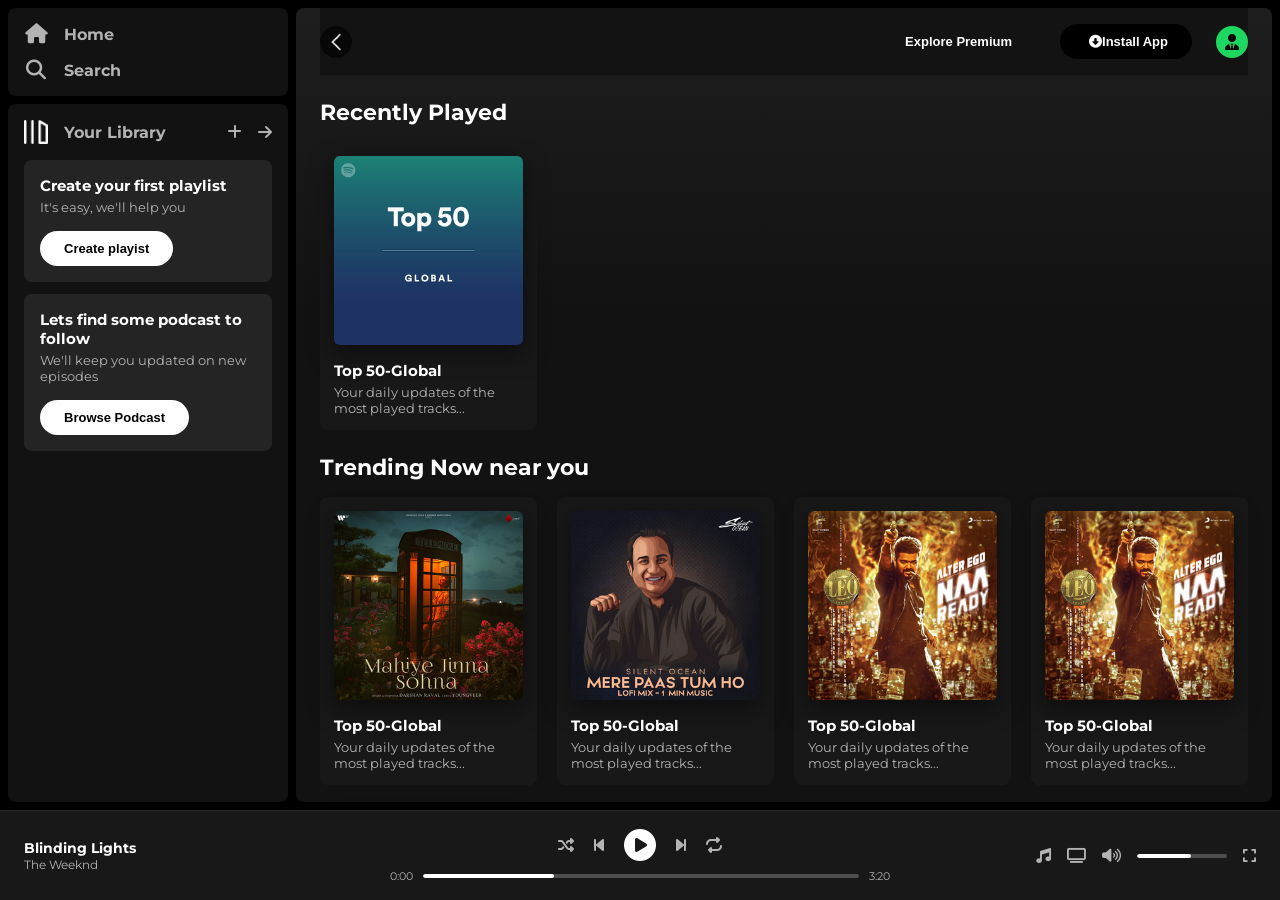
<file: index.html>
<!DOCTYPE html>
<html lang="en">
<head>
    <meta charset="UTF-8">
    <meta name="viewport" content="width=device-width, initial-scale=1.0">
    <link rel="stylesheet" href="https://cdnjs.cloudflare.com/ajax/libs/font-awesome/6.7.2/css/all.min.css"/>
    <link rel="icon" href="./asset/logo.png"/>

    <title>RthythmX -Web Player-music for everyone</title>
    <link rel="stylesheet" href="project1.css"/>
    <link rel="preconnect" href="https://fonts.googleapis.com">
    <link rel="preconnect" href="https://fonts.gstatic.com" crossorigin>
    <link rel="stylesheet" href="https://fonts.googleapis.com/css2?family=Montserrat:ital,wght@0,100..900;1,100..900&display=swap">
</head>
<body>
    <div class="main">
    <div class="sidebar">
       <div class="nav">
        <div class="nav-option">
            <i class="fa-solid fa-house"></i> 
            <a href="#">Home</a>
        </div>
    
            <div class="nav-option">
                <i class="fa-solid fa-magnifying-glass"></i>
                <a href="#">Search</a> 
            </div>
       </div>
       <div class="library">
        <div class="options">
            <div class="lib-option nav-option">
                <img src="./asset/library_icon.png"/>
                <a href="#">Your Library </a>
            </div>
            <div class="icons">
                <i class="fa-solid fa-plus"></i>
                <i class="fa-solid fa-arrow-right"></i>
            </div>
        </div>
     <div class="lib-box">
            <div class="box">
            <p class="box-p1">Create your first playlist</p>
            <p class="box-p2">It's easy, we'll help you</p>
            <button class="badge">Create playist</button>
        </div>
        <div class="box">
            <p class="box-p1">Lets find some podcast to follow</p>
            <p class="box-p2">We'll keep you updated on new episodes</p>
            <button class="badge">Browse Podcast</button>
         </div>
      </div>
    </div>
</div>
  <div class="main_content">
       <div class="sticky-nav">
           <div class="sticky-nav-icons">
            <img src="./asset/backward_icon.png">
             <img src="./asset/forward_icon.png" class="hide">
        </div>
       <div class="sticky-nav-options">
         <button class="badge nav-item">Explore Premium</button>
         <button class="badge nav-item dark-badge"><i class="fa-solid fa-circle-down" style="margin-left : 5px"></i>Install App</button>
         <i class="fa-solid fa-user-tie"></i>
        </div>
    </div>   
    
   
      <h2>Recently Played</h2>
      <div class="cards-container">
       <div class="card">
         <img src="./asset/card1img.jpeg" class="card-img">
         <p class="card-title">Top 50-Global</p>
         <p class="card-info">Your daily updates of the most played tracks...</p>
       </div>
   </div>


    <h2>Trending Now near you</h2>
      <div class="cards-container">
        <div class="card">
         <img src="./asset/card2img.jpeg" class="card-img">
         <p class="card-title">Top 50-Global</p>
         <p class="card-info">Your daily updates of the most played tracks...</p>
      </div>
       <div class="card">
          <img src="./asset/card3img.jpeg" class="card-img">
          <p class="card-title">Top 50-Global</p>
          <p class="card-info">Your daily updates of the most played tracks...</p>
       </div>
        <div class="card">
          <img src="./asset/card4img.jpeg" class="card-img">
          <p class="card-title">Top 50-Global</p>
          <p class="card-info">Your daily updates of the most played tracks...</p>
        </div>
        <div class="card">
            <img src="./asset/card4img.jpeg" class="card-img">
            <p class="card-title">Top 50-Global</p>
            <p class="card-info">Your daily updates of the most played tracks...</p>
         </div>
         <div class="card">
         <img src="./asset/card3img.jpeg" class="card-img">
            <p class="card-title">Top 50-Global</p>
            <p class="card-info">Your daily updates of the most played tracks...</p>
        </div>
    </div>
     <h2>Featured Charts</h2>
       <div class="cards-container">
        <div class="card">
          <img src="./asset/card5img.jpeg" class="card-img">
          <p class="card-title">Top 50-Global</p>
          <p class="card-info">Your daily updates of the most played tracks...</p>
        </div>
        <div class="card">
            <img src="./asset/card6img.jpeg" class="card-img">
            <p class="card-title">Top Sings India</p>
            <p class="card-info">Your daily updates of the most played tracks...</p>
         </div>
         <div class="card">
            <img src="./asset/card1img.jpeg" class="card-img">
            <p class="card-title">Top 10 hollywood rapp</p>
            <p class="card-info">Your daily updates of the most played tracks...</p>
         </div>  
         <div class="card">
            <img src="./asset/card1img.jpeg" class="card-img">
            <p class="card-title">Top 50 Punjabi Songs</p>
            <p class="card-info">Your daily updates of the most played tracks...</p>
         </div>  

   </div>
        <div class="footer">
            <div class="line"></div>
        </div>
  </div>

      <div class="music-player">
  <div class="album">
    <p class="song-name">Blinding Lights</p>
    <p class="singer-name">The Weeknd</p>
  </div>

  <div class="player">
    <div class="player-icons">
      <i class="fa-solid fa-shuffle"></i>
      <i class="fa-solid fa-backward-step"></i>
      <i class="fa-solid fa-circle-play play-btn" id="play-btn" onclick="togglePlay()"></i>
      <i class="fa-solid fa-forward-step"></i>
      <i class="fa-solid fa-repeat"></i>
    </div>
    <div class="progress-bar">
      <span class="time">0:00</span>
      <div class="seekbar">
        <div class="seek-fill"></div>
      </div>
      <span class="time">3:20</span>
    </div>
  </div>

  <div class="controls">
    <i class="fa-solid fa-music"></i>
    <i class="fa-solid fa-tv"></i>
    <i class="fa-solid fa-volume-high"></i>
    <div class="volume-bar">
      <div class="volume-fill"></div>
    </div>
    <i class="fa-solid fa-expand"></i>
  </div>
</div>

<script>
  function togglePlay() {
    const icon = document.getElementById("play-btn");
    icon.classList.toggle("fa-circle-play");
    icon.classList.toggle("fa-circle-pause");
  }
</script>

    </div>
</body>
</html>
</file>
<file: project1.css>
* {
  margin: 0;
  padding: 0;
  box-sizing: border-box;
}

html, body {
  height: 100%;
  font-family: 'Montserrat', sans-serif;
  background-color: #000;
  color: #fff;
}

a {
  text-decoration: none;
  color: inherit;
}

.hide {
  display: none;
}


.main {
  display: flex;
  height: calc(100vh - 90px);
  gap: 8px;
  padding: 8px;
}

/* =========================
SIDEBAR
========================= */
.sidebar {
  width: 280px;
  display: flex;
  flex-direction: column;
  gap: 8px;
  flex-shrink: 0;
}

.nav {
  background-color: #121212;
  border-radius: 8px;
  padding: 16px;
  display: flex;
  flex-direction: column;
  gap: 16px;
}

.nav-option {
  display: flex;
  align-items: center;
  gap: 16px;
  font-size: 16px;
  font-weight: 700;
  color: #b3b3b3;
  cursor: pointer;
  transition: color 0.2s ease;
}

.nav-option:hover {
  color: #fff;
}

.nav-option i {
  font-size: 20px;
  width: 24px;
  text-align: center;
}

.library {
  background-color: #121212;
  border-radius: 8px;
  padding: 16px;
  flex: 1;
  display: flex;
  flex-direction: column;
  gap: 16px;
  overflow-y: auto;
}

.options {
  display: flex;
  align-items: center;
  justify-content: space-between;
}

.lib-option img {
  width: 24px;
  height: 24px;
}

.icons {
  display: flex;
  align-items: center;
  gap: 16px;
  color: #b3b3b3;
}

.icons i {
  cursor: pointer;
  transition: color 0.2s ease;
}

.icons i:hover {
  color: #fff;
}

.lib-box {
  display: flex;
  flex-direction: column;
  gap: 12px;
}

.box {
  background-color: #242424;
  border-radius: 8px;
  padding: 16px;
}

.box-p1 {
  font-weight: 700;
  font-size: 15px;
  margin-bottom: 4px;
}

.box-p2 {
  font-size: 13px;
  color: #b3b3b3;
  margin-bottom: 16px;
}

/* =========================
BADGES / BUTTONS
========================= */
.badge {
  background-color: #fff;
  color: #000;
  border: none;
  border-radius: 500px;
  padding: 10px 24px;
  font-weight: 700;
  font-size: 13px;
  cursor: pointer;
  transition: transform 0.15s ease, background-color 0.15s ease;
}

.badge:hover {
  transform: scale(1.04);
  background-color: #f0f0f0;
}

/* =========================
MAIN CONTENT
========================= */
.main_content {
  flex: 1;
  background: linear-gradient(180deg, #1e1e1e 0%, #121212 300px);
  border-radius: 8px;
  overflow-y: auto;
  padding: 0 24px;
}

.main_content h2 {
  margin: 24px 0 16px 0;
  font-size: 22px;
  font-weight: 700;
}

/* =========================
STICKY NAV
========================= */
.sticky-nav {
  position: sticky;
  top: 0;
  display: flex;
  align-items: center;
  justify-content: space-between;
  padding: 16px 0;
  background-color: rgba(18, 18, 18, 0.85);
  backdrop-filter: blur(6px);
  z-index: 10;
}

.sticky-nav-icons {
  display: flex;
  align-items: center;
  gap: 16px;
}

.sticky-nav-icons img {
  width: 32px;
  height: 32px;
  background-color: rgba(0, 0, 0, 0.6);
  border-radius: 50%;
  padding: 6px;
  cursor: pointer;
}

.sticky-nav-options {
  display: flex;
  align-items: center;
  gap: 24px;
}

.nav-item {
  background: transparent;
  color: #fff;
  font-weight: 700;
}

.nav-item:hover {
  background: transparent;
  transform: scale(1.04);
  color: #fff;
}

.dark-badge {
  background-color: #000;
  color: #fff;
  display: flex;
  align-items: center;
}

.dark-badge:hover {
  background-color: #000;
  color: #fff;
}

.sticky-nav-options i.fa-user-tie {
  background-color: #1ed760;
  color: #000;
  width: 32px;
  height: 32px;
  border-radius: 50%;
  display: flex;
  align-items: center;
  justify-content: center;
  cursor: pointer;
}

/* =========================
CARDS
========================= */
.cards-container {
  display: grid;
  grid-template-columns: repeat(auto-fill, minmax(180px, 1fr));
  gap: 20px;
  margin-bottom: 16px;
}

.card {
  background-color: #181818;
  border-radius: 8px;
  padding: 14px;
  cursor: pointer;
  transition: background-color 0.3s ease;
}

.card:hover {
  background-color: #282828;
}

.card-img {
  width: 100%;
  aspect-ratio: 1 / 1;
  object-fit: cover;
  border-radius: 6px;
  box-shadow: 0 8px 24px rgba(0, 0, 0, 0.5);
  margin-bottom: 12px;
}

.card-title {
  font-weight: 700;
  font-size: 15px;
  margin-bottom: 4px;
  white-space: nowrap;
  overflow: hidden;
  text-overflow: ellipsis;
}

.card-info {
  font-size: 13px;
  color: #b3b3b3;
  display: -webkit-box;
  -webkit-line-clamp: 2;
  -webkit-box-orient: vertical;
  overflow: hidden;
}

/* =========================
FOOTER
========================= */
.footer {
  margin: 32px 0 24px 0;
}

.line {
  height: 1px;
  background-color: #2a2a2a;
  width: 100%;
}

/* =========================
MUSIC PLAYER (BOTTOM BAR)
========================= */
.music-player {
  position: fixed;
  bottom: 0;
  left: 0;
  right: 0;
  height: 90px;
  background-color: #181818;
  border-top: 1px solid #282828;
  display: flex;
  align-items: center;
  justify-content: space-between;
  padding: 0 24px;
  z-index: 100;
}

/* =========================
ALBUM INFO (LEFT)
========================= */
.album {
  flex: 1;
  display: flex;
  flex-direction: column;
  justify-content: center;
  min-width: 180px;
}

.song-name {
  font-weight: 700;
  font-size: 14px;
  color: #fff;
}

.singer-name {
  font-size: 12px;
  color: #b3b3b3;
}

/* =========================
PLAYER (CENTER)
========================= */
.player {
  flex: 1.5;
  display: flex;
  flex-direction: column;
  align-items: center;
  justify-content: center;
  gap: 8px;
}

.player-icons {
  display: flex;
  align-items: center;
  gap: 20px;
  color: #b3b3b3;
  font-size: 16px;
}

.player-icons i {
  cursor: pointer;
  transition: color 0.2s ease, transform 0.15s ease;
}

.player-icons i:hover {
  color: #fff;
  transform: scale(1.1);
}

.play-btn {
  font-size: 32px !important;
  color: #fff !important;
}

.play-btn:hover {
  color: #1ed760 !important;
  transform: scale(1.08) !important;
}

.progress-bar {
  display: flex;
  align-items: center;
  gap: 10px;
  width: 100%;
  max-width: 500px;
}

.time {
  font-size: 11px;
  color: #b3b3b3;
}

.seekbar {
  flex: 1;
  height: 4px;
  background-color: #4d4d4d;
  border-radius: 2px;
  cursor: pointer;
  overflow: hidden;
}

.seek-fill {
  height: 100%;
  width: 30%;
  background-color: #fff;
  border-radius: 2px;
  transition: background-color 0.2s ease;
}

.seekbar:hover .seek-fill {
  background-color: #1ed760;
}

/* =========================
CONTROLS (RIGHT)
========================= */
.controls {
  flex: 1;
  display: flex;
  align-items: center;
  justify-content: flex-end;
  gap: 16px;
  color: #b3b3b3;
  font-size: 15px;
  min-width: 180px;
}

.controls i {
  cursor: pointer;
  transition: color 0.2s ease;
}

.controls i:hover {
  color: #fff;
}

.volume-bar {
  width: 90px;
  height: 4px;
  background-color: #4d4d4d;
  border-radius: 2px;
  cursor: pointer;
  overflow: hidden;
}

.volume-fill {
  height: 100%;
  width: 60%;
  background-color: #fff;
  border-radius: 2px;
  transition: background-color 0.2s ease;
}

.volume-bar:hover .volume-fill {
  background-color: #1ed760;
}


@media (max-width: 768px) {
  .sidebar {
    display: none;
  }

  .album {
    min-width: 100px;
  }

  .controls {
    min-width: 60px;
  }
}
</file>
